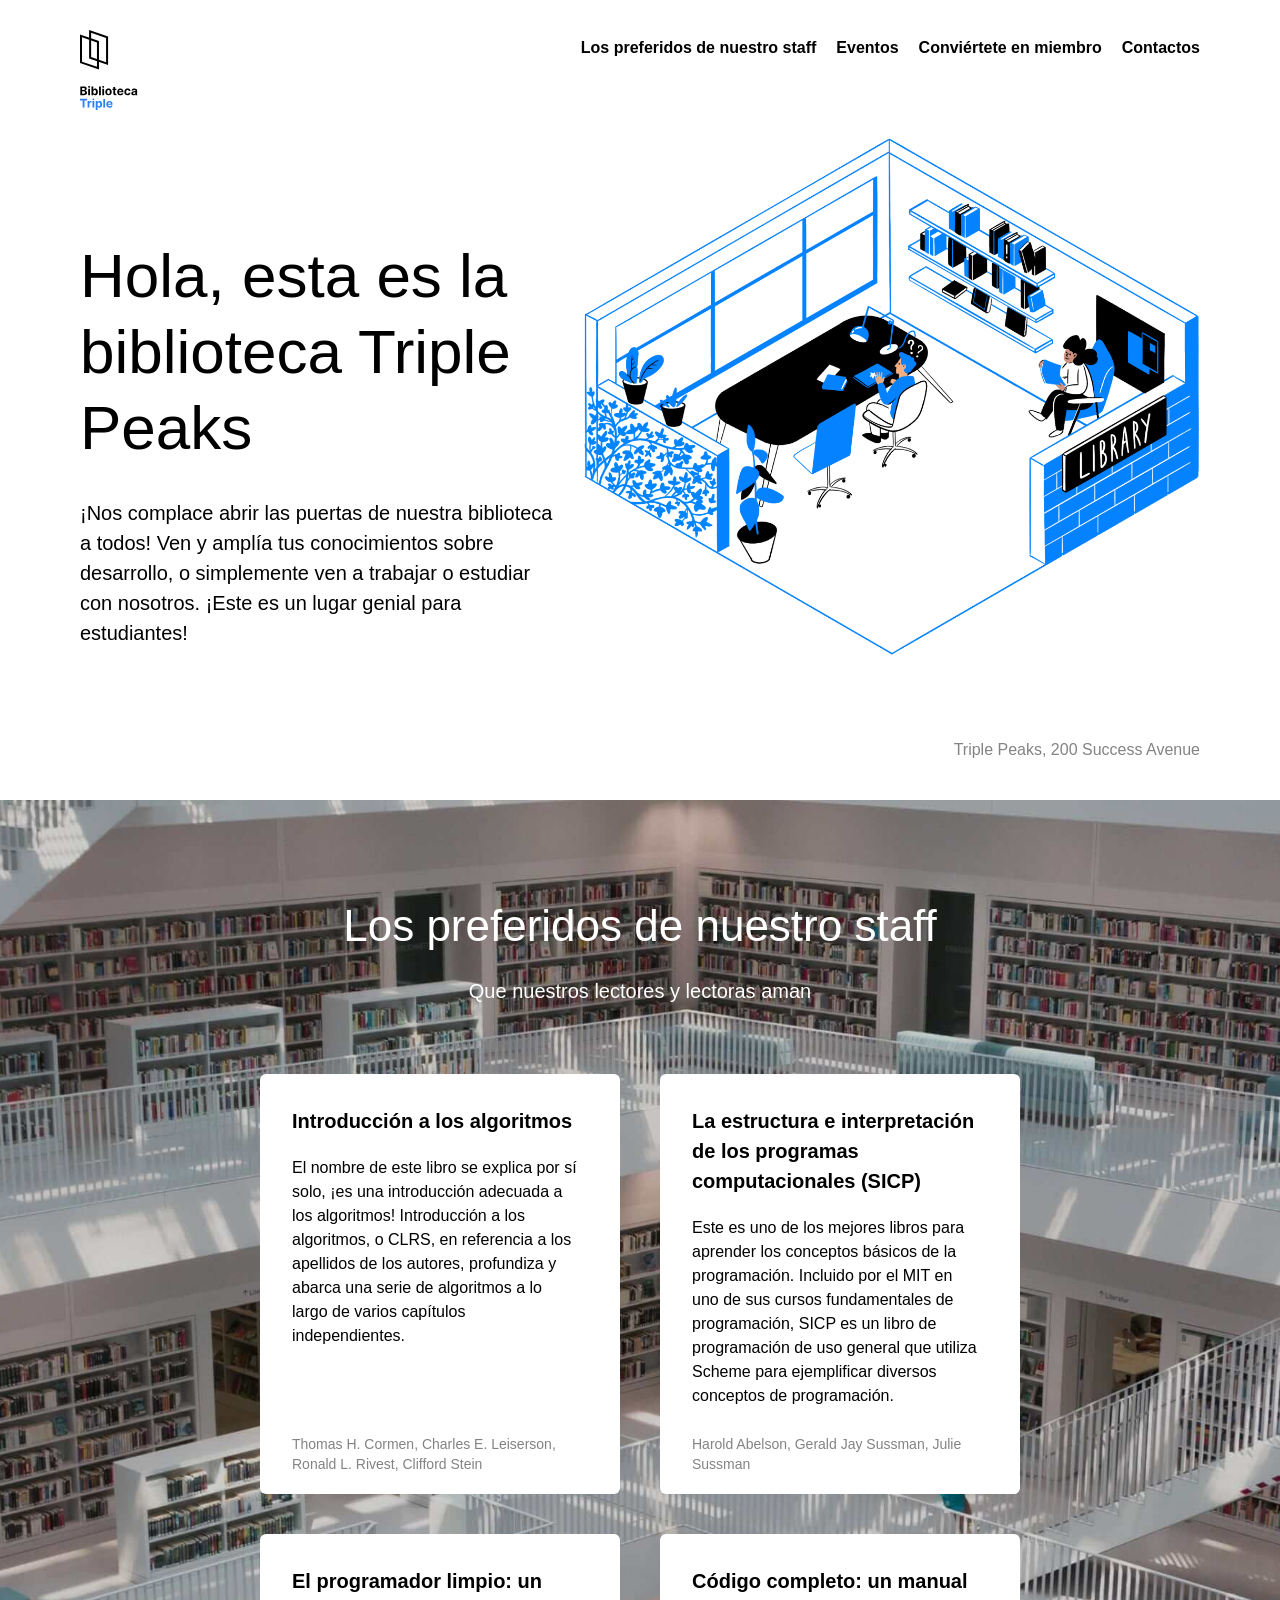
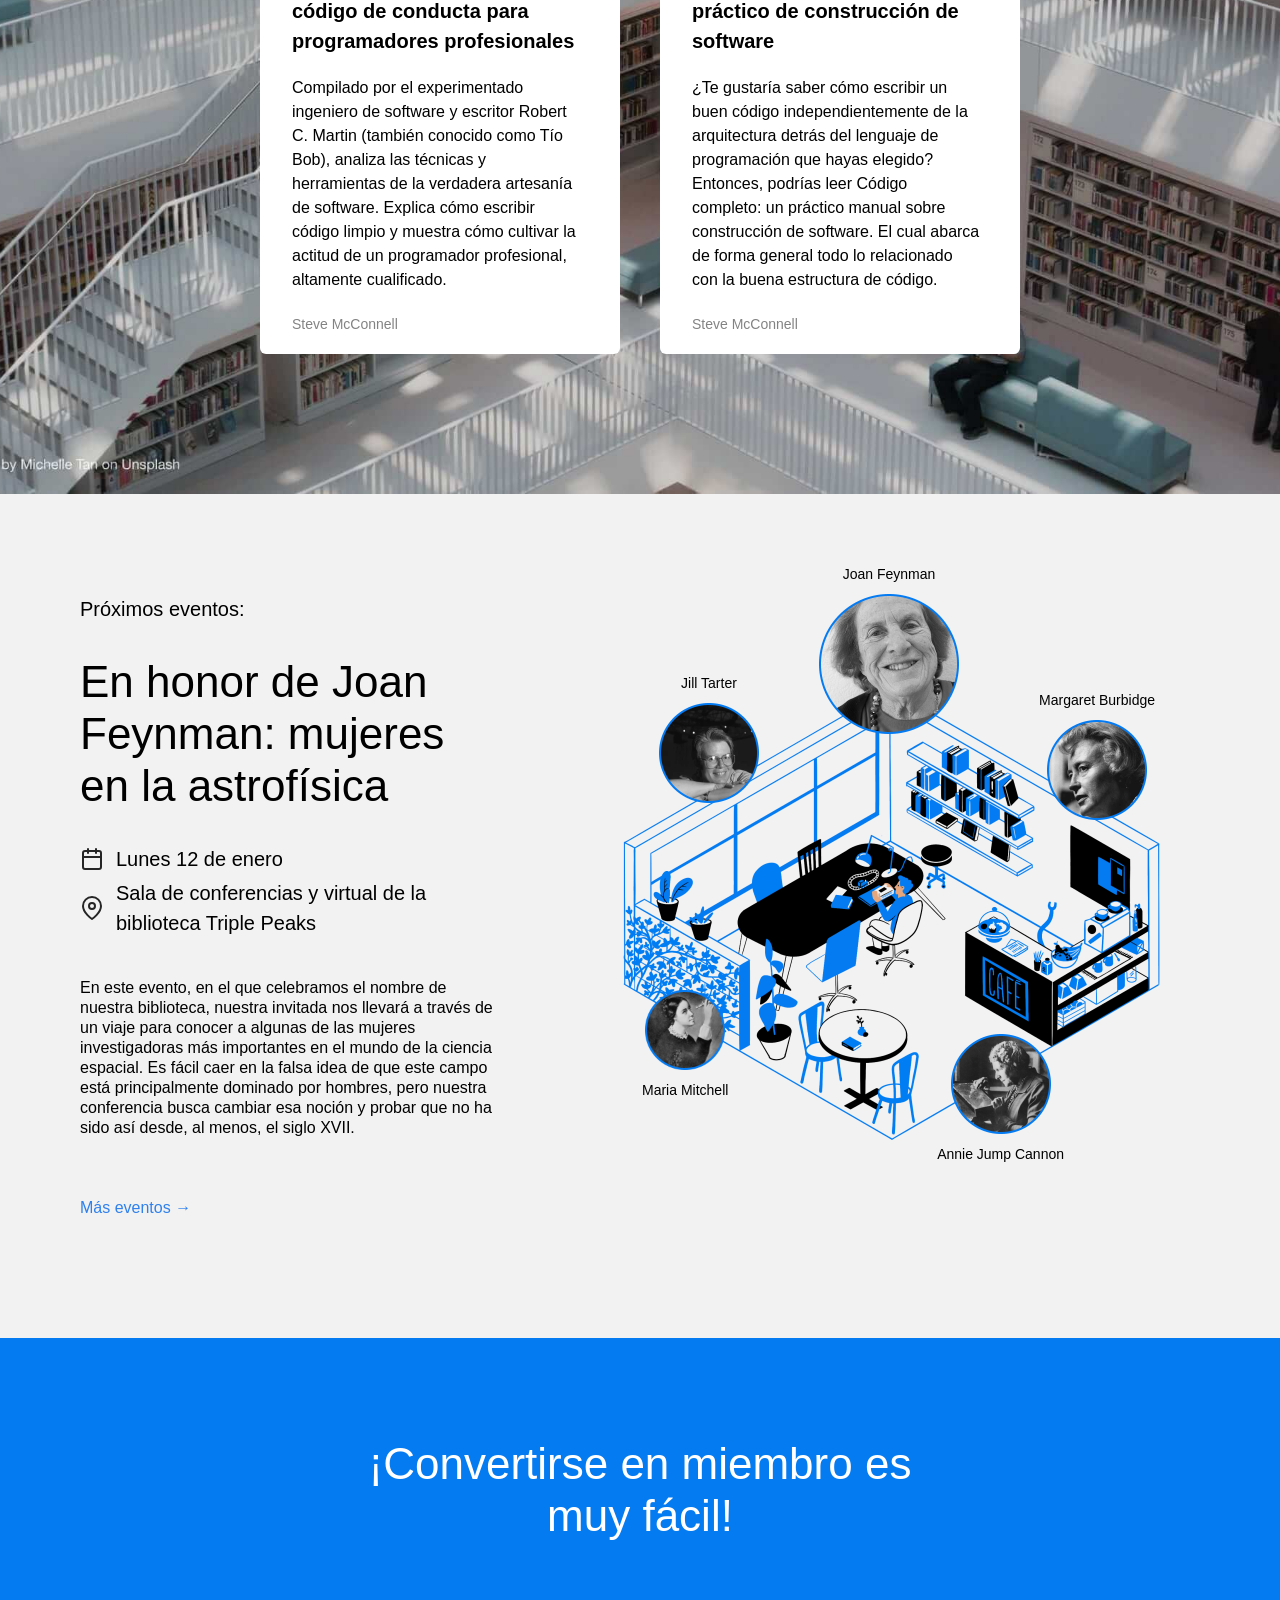
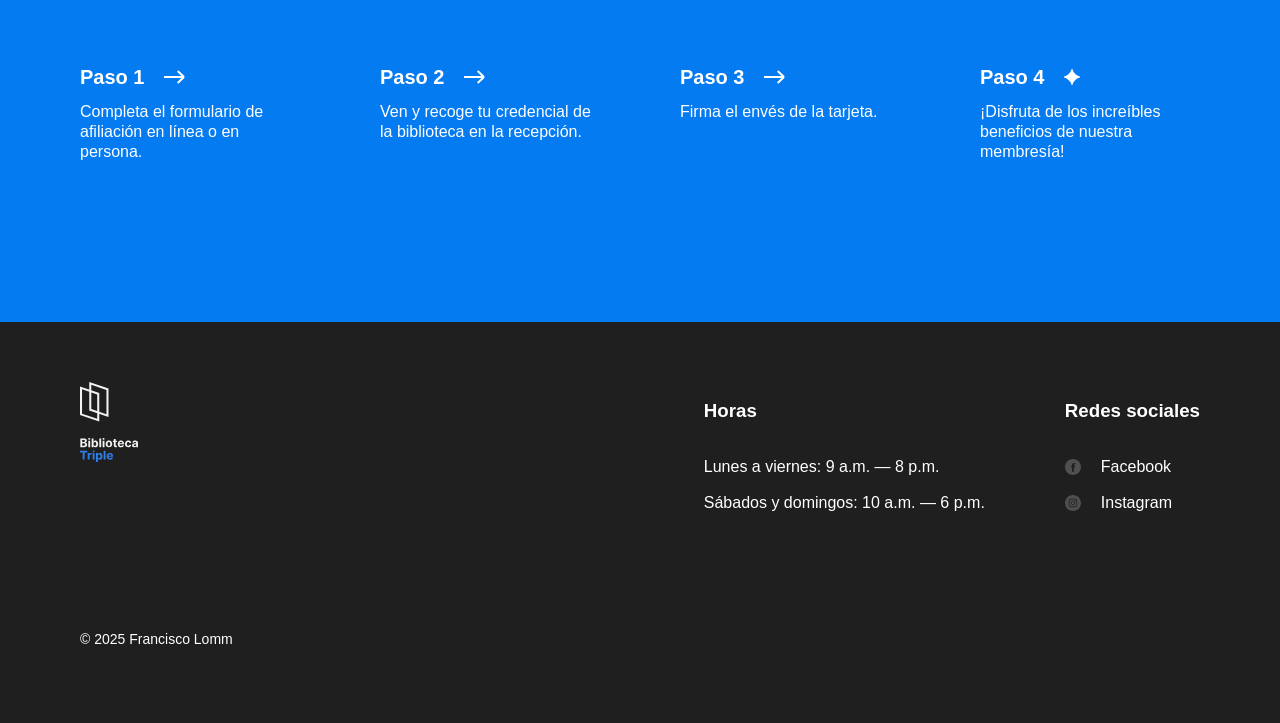
<file: index.html>
<!DOCTYPE html>
<html lang="es">
  <head>
    <meta charset="UTF-8" />
    <meta name="viewport" content="width=device-width, initial-scale=1.0" />
    <title>Triple Peaks Library</title>
    <link rel="shortcut icon" href="favicon.ico" />
    <link rel="stylesheet" href="./vendor/normalize.css" />
    <link rel="stylesheet" href="./styles/style.css" />
  </head>

  <body>
    <div class="page">
      <header class="header">
        <nav class="nav">
          <img
            src="./images/logo.svg"
            alt="Triple Peaks Library Logo"
            class="nav__logo"
          />
          <ul class="nav__links">
            <li>
              <a class="nav__link" href="#staff"
                >Los preferidos de nuestro staff</a
              >
            </li>
            <li><a class="nav__link" href="#events">Eventos</a></li>
            <li>
              <a class="nav__link" href="#membership">Conviértete en miembro</a>
            </li>
            <li><a class="nav__link" href="#footer">Contactos</a></li>
          </ul>
        </nav>
        <div class="header__content">
          <div>
            <h1 class="header__title">
              Hola, esta es la biblioteca Triple Peaks
            </h1>
            <p class="header__description">
              ¡Nos complace abrir las puertas de nuestra biblioteca a todos! Ven
              y amplía tus conocimientos sobre desarrollo, o simplemente ven a
              trabajar o estudiar con nosotros. ¡Este es un lugar genial para
              estudiantes!
            </p>
          </div>
          <img
            src="./images/inside_the_library.png"
            alt="Illustration 'Inside the library'"
            class="header__image"
          />
        </div>
        <div class="header__footer">
          <p class="header__address">Triple Peaks, 200 Success Avenue</p>
        </div>
      </header>

      <main class="content">
        <section class="staff" id="staff">
          <h2 class="staff__title">Los preferidos de nuestro staff</h2>
          <p class="staff__subtitle">Que nuestros lectores y lectoras aman</p>
          <ul class="staff__cards">
            <li class="card">
              <div class="card__content">
                <h3 class="card__title">Introducción a los algoritmos</h3>
                <p class="card__text">
                  El nombre de este libro se explica por sí solo, ¡es una
                  introducción adecuada a los algoritmos! Introducción a los
                  algoritmos, o CLRS, en referencia a los apellidos de los
                  autores, profundiza y abarca una serie de algoritmos a lo
                  largo de varios capítulos independientes.
                </p>
                <p class="card__footer">
                  Thomas H. Cormen, Charles E. Leiserson, Ronald L. Rivest,
                  Clifford Stein
                </p>
              </div>
            </li>
            <li class="card">
              <div class="card__content">
                <h3 class="card__title">
                  La estructura e interpretación de los programas
                  computacionales (SICP)
                </h3>
                <p class="card__text">
                  Este es uno de los mejores libros para aprender los conceptos
                  básicos de la programación. Incluido por el MIT en uno de sus
                  cursos fundamentales de programación, SICP es un libro de
                  programación de uso general que utiliza Scheme para
                  ejemplificar diversos conceptos de programación.
                </p>
                <p class="card__footer">
                  Harold Abelson, Gerald Jay Sussman, Julie Sussman
                </p>
              </div>
            </li>
            <li class="card">
              <div class="card__content">
                <h3 class="card__title">
                  El programador limpio: un código de conducta para
                  programadores profesionales
                </h3>
                <p class="card__text">
                  Compilado por el experimentado ingeniero de software y
                  escritor Robert C. Martin (también conocido como Tío Bob),
                  analiza las técnicas y herramientas de la verdadera artesanía
                  de software. Explica cómo escribir código limpio y muestra
                  cómo cultivar la actitud de un programador profesional,
                  altamente cualificado.
                </p>
                <p class="card__footer">Steve McConnell</p>
              </div>
            </li>
            <li class="card">
              <div class="card__content">
                <h3 class="card__title">
                  Código completo: un manual práctico de construcción de
                  software
                </h3>
                <p class="card__text">
                  ¿Te gustaría saber cómo escribir un buen código
                  independientemente de la arquitectura detrás del lenguaje de
                  programación que hayas elegido? Entonces, podrías leer Código
                  completo: un práctico manual sobre construcción de software.
                  El cual abarca de forma general todo lo relacionado con la
                  buena estructura de código.
                </p>
                <p class="card__footer">Steve McConnell</p>
              </div>
            </li>
          </ul>
        </section>

        <section class="events" id="events">
          <div class="events__content">
            <h2 class="events__heading">Próximos eventos:</h2>
            <h3 class="events__title">
              En honor de Joan Feynman: mujeres en la astrofísica
            </h3>
            <div class="event-info events__info-section">
              <div class="event-info__item">
                <img
                  src="./images/web_project_3_images/icon_calendar.svg"
                  alt="Calendar icon"
                  class="event-info__icon"
                />
                <p class="event-info__text">Lunes 12 de enero</p>
              </div>
              <div class="event-info__item">
                <img
                  src="./images/web_project_3_images/icon_pin.svg"
                  alt="Pin icon"
                  class="event-info__icon"
                />
                <p class="event-info__text">
                  Sala de conferencias y virtual de la biblioteca Triple Peaks
                </p>
              </div>
            </div>
            <p class="events__description">
              En este evento, en el que celebramos el nombre de nuestra
              biblioteca, nuestra invitada nos llevará a través de un viaje para
              conocer a algunas de las mujeres investigadoras más importantes en
              el mundo de la ciencia espacial. Es fácil caer en la falsa idea de
              que este campo está principalmente dominado por hombres, pero
              nuestra conferencia busca cambiar esa noción y probar que no ha
              sido así desde, al menos, el siglo XVII.
            </p>
            <a href="#" class="events__more">Más eventos &rarr;</a>
          </div>

          <div class="events__cover">
            <img
              src="./images/web_project_3_images/cafe.png"
              alt="Cafe imagen"
              class="events__image"
            />
            <div class="person person_name_feynman">
              <p class="person__caption">Joan Feynman</p>
              <img
                src="./images/web_project_3_images/person_feynman.png"
                alt="Feynman"
                class="person__image person__image_size_l"
              />
            </div>
            <div class="person person_name_burbidge">
              <p class="person__caption">Margaret Burbidge</p>
              <img
                src="./images/web_project_3_images/person_burbidge.png"
                alt="Burbidge"
                class="person__image person__image_size_m"
              />
            </div>
            <div class="person person_name_cannon">
              <img
                src="./images/web_project_3_images/person_cannon.png"
                alt="Cannon"
                class="person__image person__image_size_m"
              />
              <p class="person__caption">Annie Jump Cannon</p>
            </div>
            <div class="person person_name_mitchell">
              <img
                src="./images/web_project_3_images/person_mitchell.png"
                alt="Mitchell"
                class="person__image person__image_size_s"
              />
              <p class="person__caption">Maria Mitchell</p>
            </div>
            <div class="person person_name_tarter">
              <p class="person__caption">Jill Tarter</p>
              <img
                src="./images/web_project_3_images/person_tarter.png"
                alt="Tarter"
                class="person__image person__image_size_m"
              />
            </div>
          </div>
        </section>

        <section class="membership" id="membership">
          <h2 class="membership__title">
            ¡Convertirse en miembro es muy fácil!
          </h2>
          <ul class="membership__steps">
            <li class="step">
              <h3 class="step__title">
                Paso 1
                <img
                  src="./images/web_project_3_images/icon_step_forward.svg"
                  alt="icon forward"
                  class="step__icon"
                />
              </h3>
              <p class="step__description">
                Completa el formulario de afiliación en línea o en persona.
              </p>
            </li>
            <li class="step">
              <h3 class="step__title">
                Paso 2
                <img
                  src="./images/web_project_3_images/icon_step_forward.svg"
                  alt="icon forward"
                  class="step__icon"
                />
              </h3>
              <p class="step__description">
                Ven y recoge tu credencial de la biblioteca en la recepción.
              </p>
            </li>
            <li class="step">
              <h3 class="step__title">
                Paso 3
                <img
                  src="./images/web_project_3_images/icon_step_forward.svg"
                  alt="icon forward"
                  class="step__icon"
                />
              </h3>
              <p class="step__description">Firma el envés de la tarjeta.</p>
            </li>
            <li class="step">
              <h3 class="step__title">
                Paso 4
                <img
                  src="./images/web_project_3_images/icon_step_finish.svg"
                  alt="icon finish"
                  class="step__icon"
                />
              </h3>
              <p class="step__description">
                ¡Disfruta de los increíbles beneficios de nuestra membresía!
              </p>
            </li>
          </ul>
        </section>
      </main>

      <footer class="footer" id="footer">
        <div class="footer__columns">
          <div class="footer__column">
            <img
              class="footer__logo"
              src="images/web_project_3_images/logo_white.svg"
              alt="Logo footer"
            />
          </div>
          <div class="footer__column footer__column_content_hours">
            <h3 class="footer__column-heading">Horas</h3>
            <ul class="footer__list">
              <li class="footer__list-item">
                Lunes a viernes: 9 a.m. — 8 p.m.
              </li>
              <li class="footer__list-item">
                Sábados y domingos: 10 a.m. — 6 p.m.
              </li>
            </ul>
          </div>
          <div class="footer__column footer__column_content_social">
            <h3 class="footer__column-heading">Redes sociales</h3>
            <ul class="footer__list">
              <li class="footer__list-item">
                <a href="#" class="footer__column-link">
                  <img
                    src="./images/web_project_3_images/facebook_white.svg"
                    class="footer__social-icon"
                    alt="Facebook"
                  />
                  Facebook
                </a>
              </li>
              <li class="footer__list-item">
                <a href="#" class="footer__column-link">
                  <img
                    src="./images/web_project_3_images/instagram_white.svg"
                    class="footer__social-icon"
                    alt="Instagram"
                  />
                  Instagram
                </a>
              </li>
            </ul>
          </div>
        </div>
        <p class="footer__copyright">© 2025 Francisco Lomm</p>
      </footer>
    </div>
  </body>
</html>
</file>
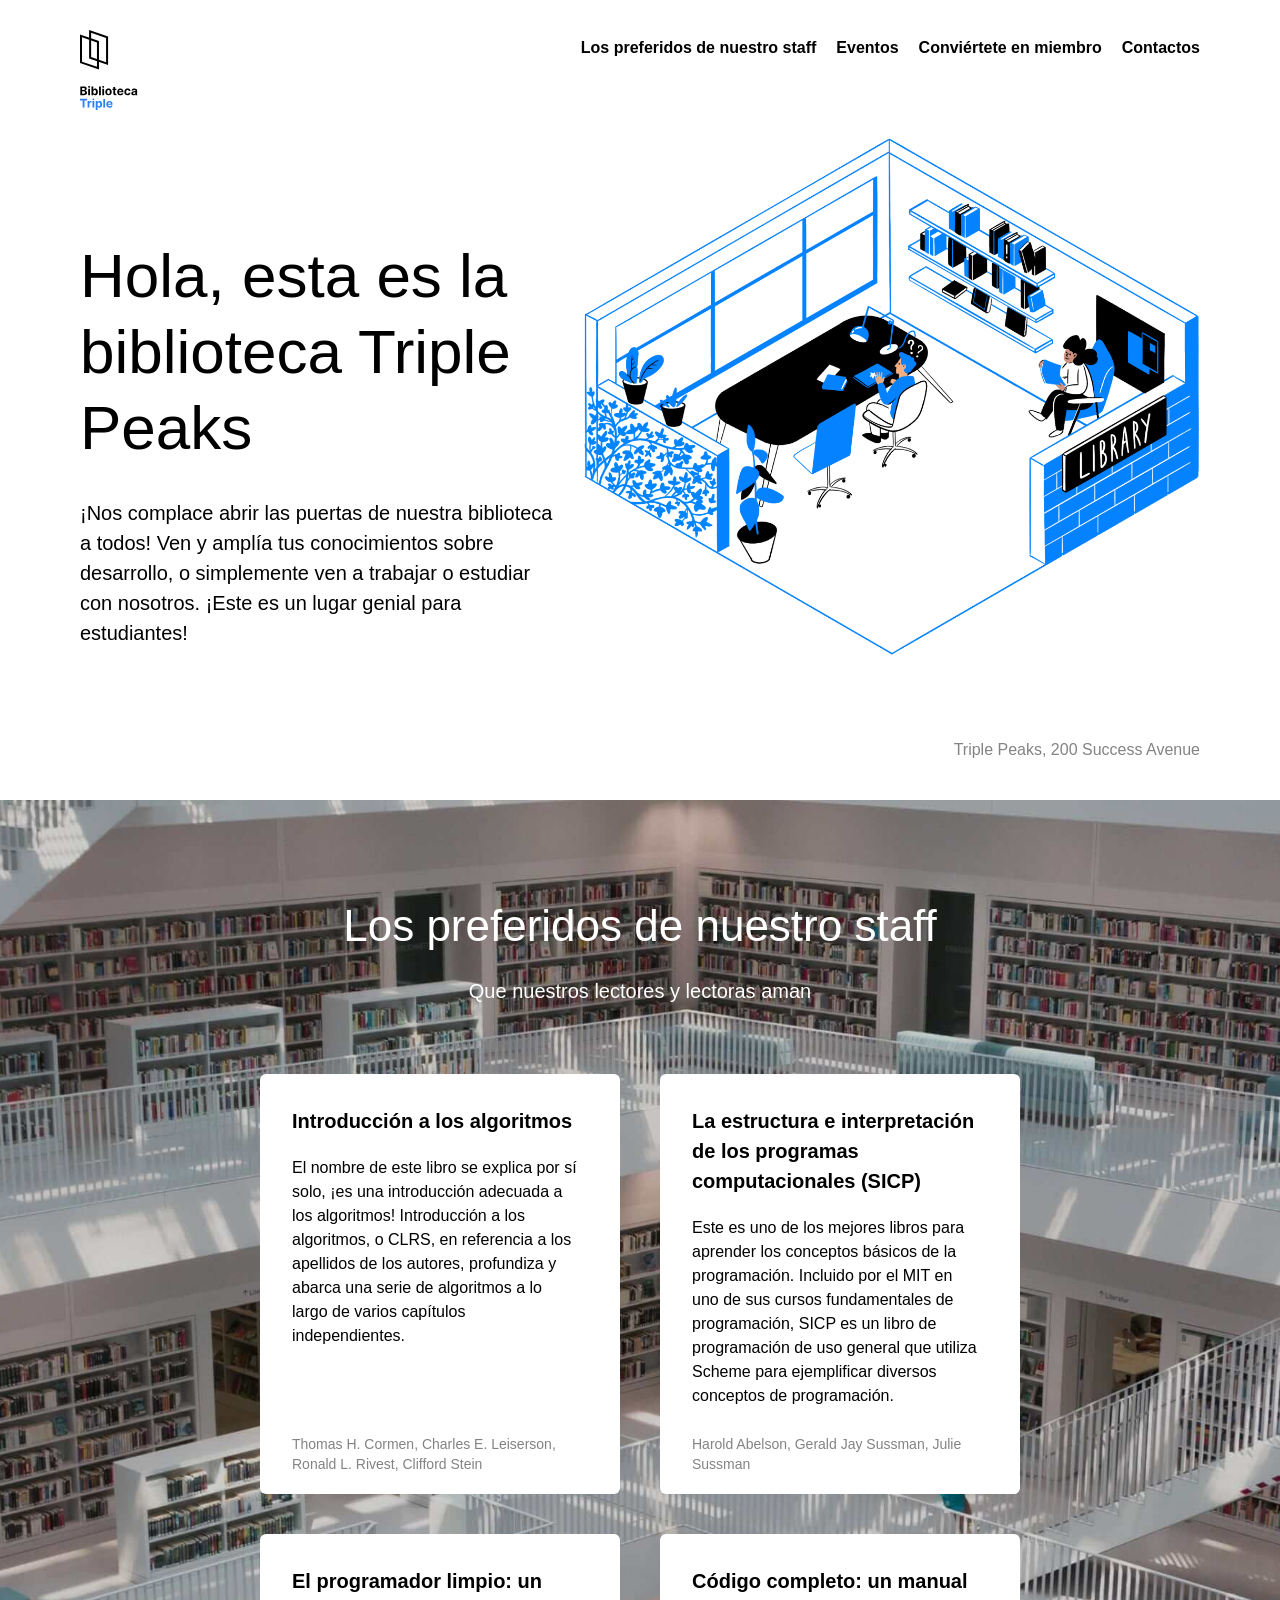
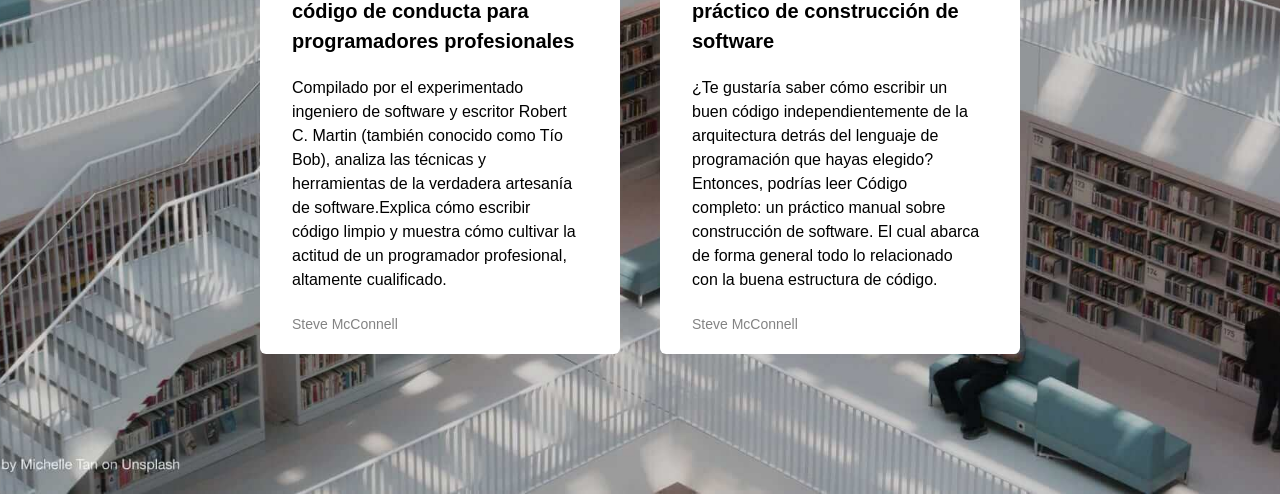
<file: Sprint 2/index.html>
<!DOCTYPE html>
<html lang="es">
  <head>
    <meta charset="UTF-8" />
    <meta name="viewport" content="width=device-width, initial-scale=1.0" />
    <title>Triple Peaks Library</title>
    <link rel="shortcut icon" href="favicon.ico" />
    <link rel="stylesheet" href="./vendor/normalize.css" />
    <link rel="stylesheet" href="./styles/style.css" />
  </head>

  <body>
    <div class="page">
      <header class="header">
        <nav class="nav">
          <img
            src="./images/logo.svg"
            alt="Triple Peaks Library Logo"
            class="nav__logo"
          />
          <ul class="nav__links">
            <li>
              <a class="nav__link" href="#staff"
                >Los preferidos de nuestro staff</a
              >
            </li>
            <li>
              <a class="nav__link">Eventos</a>
            </li>
            <li>
              <a class="nav__link">Conviértete en miembro</a>
            </li>
            <li>
              <a class="nav__link">Contactos</a>
            </li>
          </ul>
        </nav>
        <div class="header__content">
          <div>
            <h1 class="header__title">
              Hola, esta es la biblioteca Triple Peaks
            </h1>
            <p class="header__description">
              ¡Nos complace abrir las puertas de nuestra biblioteca a todos! Ven
              y amplía tus conocimientos sobre desarrollo, o simplemente ven a
              trabajar o estudiar con nosotros. ¡Este es un lugar genial para
              estudiantes!
            </p>
          </div>

          <img
            src="./images/inside_the_library.png"
            alt="Illustration 'Inside the library'"
            class="header__image"
          />
        </div>
        <div class="header__footer">
          <p class="header__address">Triple Peaks, 200 Success Avenue</p>
        </div>
      </header>
      <main class="content">
        <section class="staff" id="staff">
          <h2 class="staff__title">Los preferidos de nuestro staff</h2>
          <p class="staff__subtitle">Que nuestros lectores y lectoras aman</p>
          <ul class="staff__cards">
            <li class="card">
              <div class="card__content">
                <h3 class="card__title">Introducción a los algoritmos</h3>
                <p class="card__text">
                  El nombre de este libro se explica por sí solo, ¡es una
                  introducción adecuada a los algoritmos! Introducción a los
                  algoritmos, o CLRS, en referencia a los apellidos de los
                  autores, profundiza y abarca una serie de algoritmos a lo
                  largo de varios capítulos independientes.
                </p>
                <p class="card__footer">
                  Thomas H. Cormen, Charles E. Leiserson, Ronald L. Rivest,
                  Clifford Stein
                </p>
              </div>
            </li>
            <li class="card">
              <div class="card__content">
                <h3 class="card__title">
                  La estructura e interpretación de los programas
                  computacionales (SICP)
                </h3>
                <p class="card__text">
                  Este es uno de los mejores libros para aprender los conceptos
                  básicos de la programación. Incluido por el MIT en uno de sus
                  cursos fundamentales de programación, SICP es un libro de
                  programación de uso general que utiliza Scheme para
                  ejemplificar diversos conceptos de programación.
                </p>
                <p class="card__footer">
                  Harold Abelson, Gerald Jay Sussman, Julie Sussman
                </p>
              </div>
            </li>
            <li class="card">
              <div class="card__content">
                <h3 class="card__title">
                  El programador limpio: un código de conducta para
                  programadores profesionales
                </h3>
                <p class="card__text">
                  Compilado por el experimentado ingeniero de software y
                  escritor Robert C. Martin (también conocido como Tío Bob),
                  analiza las técnicas y herramientas de la verdadera artesanía
                  de software.Explica cómo escribir código limpio y muestra cómo
                  cultivar la actitud de un programador profesional, altamente
                  cualificado.
                </p>
                <p class="card__footer">Steve McConnell</p>
              </div>
            </li>
            <li class="card">
              <div class="card__content">
                <h3 class="card__title">
                  Código completo: un manual práctico de construcción de
                  software
                </h3>
                <p class="card__text">
                  ¿Te gustaría saber cómo escribir un buen código
                  independientemente de la arquitectura detrás del lenguaje de
                  programación que hayas elegido? Entonces, podrías leer Código
                  completo: un práctico manual sobre construcción de software.
                  El cual abarca de forma general todo lo relacionado con la
                  buena estructura de código.
                </p>
                <p class="card__footer">Steve McConnell</p>
              </div>
            </li>
          </ul>
        </section>
      </main>
    </div>
  </body>
</html>
</file>
<file: styles/style.css>
.page {
  min-width: 1100px;
  max-width: 1600px;
  margin: 0 auto;
  font-family: Arial, sans-serif;
  font-size: 16px;
  line-height: 20px;
}

.header {
  display: flex;
  flex-direction: column;
  height: 100vh;
  min-height: 720px;
  max-height: 800px;
  padding: 30px 80px 40px;
  position: relative;
  box-sizing: border-box;
}

.nav {
  display: flex;
  justify-content: space-between;
}

.nav__logo {
  display: block;
  width: 58px;
  height: 80px;
}

.nav__links {
  display: flex;
  column-gap: 20px;
  list-style-type: none;
  margin: 8px 0 0;
  padding: 0;
}

.nav__link {
  color: #000000;
  text-decoration: none;
  font-weight: bold;
}

.header__content {
  display: flex;
  justify-content: space-between;
}

.header__title {
  font-size: 62px;
  line-height: 76px;
  font-weight: 500;
  max-width: 635px;
  margin: 128px 0 0;
}

.header__description {
  font-size: 20px;
  line-height: 30px;
  max-width: 515px;
  margin: 32px 0 0;
}

.header__image {
  max-width: 636px;
  object-fit: cover;
}

.header__footer {
  margin-top: auto;
  width: 100%;
  display: flex;
  align-items: center;
  justify-content: flex-end;
  box-sizing: border-box;
}

.header__link {
  color: #2f80ed;
  text-decoration: none;
}

.header__address {
  margin: 0;
  color: #838383;
}

.staff {
  box-sizing: border-box;
  padding: 100px 100px 140px 100px;
  margin: 0 auto;
  background-image: url("../images/staff_picks_background.jpg");
  background-repeat: no-repeat;
  background-size: cover;
  background-position: center;
  display: flex;
  flex-direction: column;
  align-items: center;
}

.staff__title {
  font-size: 44px;
  line-height: 52px;
  font-weight: 400;
  color: #fff;
  margin: 0 0 24px;
}

.staff__subtitle {
  font-size: 20px;
  line-height: 30px;
  color: #fff;
  margin: 0;
}

.staff__cards {
  max-width: 760px;
  margin: 68px auto 0;
  padding: 0;
  list-style-type: none;
  display: flex;
  flex-wrap: wrap;
  justify-content: center;
  gap: 40px;
}

.card {
  width: 360px;
  height: 420px;
  background-color: #fff;
  border-radius: 6px;
  padding: 32px 40px 20px 32px;
  box-sizing: border-box;
}

.card__content {
  display: flex;
  flex-direction: column;
  height: 100%;
}

.card__title {
  font-size: 20px;
  line-height: 30px;
  font-weight: 700;
  margin: 0;
}

.card__text {
  font-size: 16px;
  line-height: 24px;
  margin: 20px 0 0;
}

.card__footer {
  font-size: 14px;
  line-height: 20px;
  margin: auto 0 0;
  color: #838383;
}
.events {
  padding: 100px 0 120px 80px;
  display: flex;
  align-items: start;
  justify-content: space-between;
  box-sizing: border-box;
  background-color: #f2f2f2;
}

.events__content {
  flex-basis: 580px;
}

.events__heading {
  font-size: 20px;
  font-weight: 500;
  line-height: 30px;
  margin: 0;
}

.events__title {
  font-size: 44px;
  font-weight: 500;
  line-height: 52px;
  margin: 32px 0 0;
}

.events__info-section {
  margin-top: 32px;
}

.event-info__item {
  display: flex;
  align-items: center;
  margin-bottom: 4px;
  font-weight: 500;
}

.event-info__icon {
  background-repeat: no-repeat;
  background-position: center;
  margin-right: 12px;
  width: 24px;
  height: 24px;
}

.event-info__text {
  font-size: 20px;
  font-weight: 500;
  line-height: 30px;
  margin: 0;
}

.events__description {
  margin: 40px 0 60px;
}

.events__more {
  color: #2f80ed;
  text-decoration: none;
}

.events__cover {
  flex-grow: 1;
  flex-shrink: 0;
  flex-basis: 780px;
  max-width: 780px;
  position: relative;
}

.events__image {
  max-width: 100%;
}

.person {
  position: absolute;
  display: flex;
  align-items: center;
  flex-direction: column;
  gap: 10px;
}

.person_name_feynman {
  top: -30px;
  left: 319px;
}

.person_name_burbidge {
  top: 96px;
  right: 125px;
}

.person_name_cannon {
  right: 216px;
  bottom: 18px;
}

.person_name_mitchell {
  bottom: 82px;
  left: 142px;
}

.person_name_tarter {
  left: 159px;
  top: 79px;
}

.person__image {
  max-width: 100%;
}

.person__image_size_l {
  width: 140px;
}

.person__image_size_m {
  width: 100px;
}

.person__image_size_s {
  width: 80px;
}

.person__caption {
  text-align: center;
  font-size: 14px;
  margin: 0;
}
.membership {
  padding: 100px 0 140px;
  background-color: #057bf2;
  color: #ffffff;
}

.membership__title {
  max-width: 574px;
  margin: 0 auto;
  text-align: center;
  font-size: 44px;
  font-weight: 500;
  line-height: 52px;
}

.membership__steps {
  list-style-type: none;
  padding: 0;
  margin: 100px 0 0;
  display: flex;
  justify-content: center;
  gap: 40px;
  flex-wrap: nowrap;
  width: 100%;
}

.step {
  flex-basis: 220px;
  padding: 20px;
}

.step__title {
  margin: 0;
  font-size: 20px;
  line-height: 30px;
  font-weight: 700;
  display: flex;
  align-items: center;
}

.step__icon {
  margin-left: 20px;
}

.step__description {
  margin: 10px 0 0;
}

.footer {
  background-color: #1f1f1f;
  color: white;
  padding: 60px 80px;
  box-sizing: border-box;
}
.footer__columns {
  display: flex;
  justify-content: space-between;
  align-items: flex-start;
}

.footer__column {
  display: flex;
  flex-direction: column;
  gap: 16px;
}

.footer__logo {
  width: 58px;
  height: 80px;
}

.footer__column_content_hours {
  margin-left: auto;
  font-size: 16px;
  gap: 16px;
}

.footer__column-heading {
  margin-bottom: 20px;
}

.footer__column_content_social {
  display: flex;
  flex-direction: column;
  margin-left: 80px;
}

.footer__list {
  list-style-type: none;
  padding: 0;
  margin: 0;
}

.footer__list-item {
  display: flex;
  align-items: center;
  margin-bottom: 16px;
}

.footer__column-link {
  color: white;
  text-decoration: none;
  column-gap: 10px;
  display: flex;
  align-items: center;
}

.footer__social-icon {
  width: 16px;
  height: 16px;
  margin-right: 10px;
}

.footer__copyright {
  margin-top: 100px;
  font-size: 14px;
}
</file>
<file: Sprint 2/styles/style.css>
.page {
  min-width: 1100px;
  max-width: 1600px;
  margin: 0 auto;
  font-family: Arial, sans-serif;
  font-size: 16px;
  line-height: 20px;
}

.header {
  display: flex;
  flex-direction: column;
  height: 100vh;
  min-height: 720px;
  max-height: 800px;
  padding: 30px 80px 40px;
  position: relative;
  box-sizing: border-box;
}

.nav {
  display: flex;
  justify-content: space-between;
}

.nav__logo {
  display: block;
  width: 58px;
  height: 80px;
}

.nav__links {
  display: flex;
  column-gap: 20px;
  list-style-type: none;
  margin: 8px 0 0;
  padding: 0;
}

.nav__link {
  color: #000000;
  text-decoration: none;
  font-weight: bold;
}

.header__content {
  display: flex;
  justify-content: space-between;
}

.header__title {
  font-size: 62px;
  line-height: 76px;
  font-weight: 500;
  max-width: 635px;
  margin: 128px 0 0;
}

.header__description {
  font-size: 20px;
  line-height: 30px;
  max-width: 515px;
  margin: 32px 0 0;
}

.header__image {
  max-width: 636px;
  object-fit: cover;
}

.header__footer {
  margin-top: auto;
  width: 100%;
  display: flex;
  align-items: center;
  justify-content: flex-end;
  box-sizing: border-box;
}

.header__link {
  color: #2f80ed;
  text-decoration: none;
}

.header__address {
  margin: 0;
  color: #838383;
}

.staff {
  box-sizing: border-box;
  padding: 100px 100px 140px 100px;
  margin: 0 auto;
  background-image: url("../images/staff_picks_background.jpg");
  background-repeat: no-repeat;
  background-size: cover;
  background-position: center;
  display: flex;
  flex-direction: column;
  align-items: center;
}

.staff__title {
  font-size: 44px;
  line-height: 52px;
  font-weight: 400;
  color: #fff;
  margin: 0 0 24px;
}

.staff__subtitle {
  font-size: 20px;
  line-height: 30px;
  color: #fff;
  margin: 0;
}

.staff__cards {
  max-width: 760px;
  margin: 68px auto 0;
  padding: 0;
  list-style-type: none;
  display: flex;
  flex-wrap: wrap;
  justify-content: center;
  gap: 40px;
}

.card {
  width: 360px;
  height: 420px;
  background-color: #fff;
  border-radius: 6px;
  padding: 32px 40px 20px 32px;
  box-sizing: border-box;
}

.card__content {
  display: flex;
  flex-direction: column;
  height: 100%;
}

.card__title {
  font-size: 20px;
  line-height: 30px;
  font-weight: 700;
  margin: 0;
}

.card__text {
  font-size: 16px;
  line-height: 24px;
  margin: 20px 0 0;
}

.card__footer {
  font-size: 14px;
  line-height: 20px;
  margin: auto 0 0;
  color: #838383;
}
</file>
